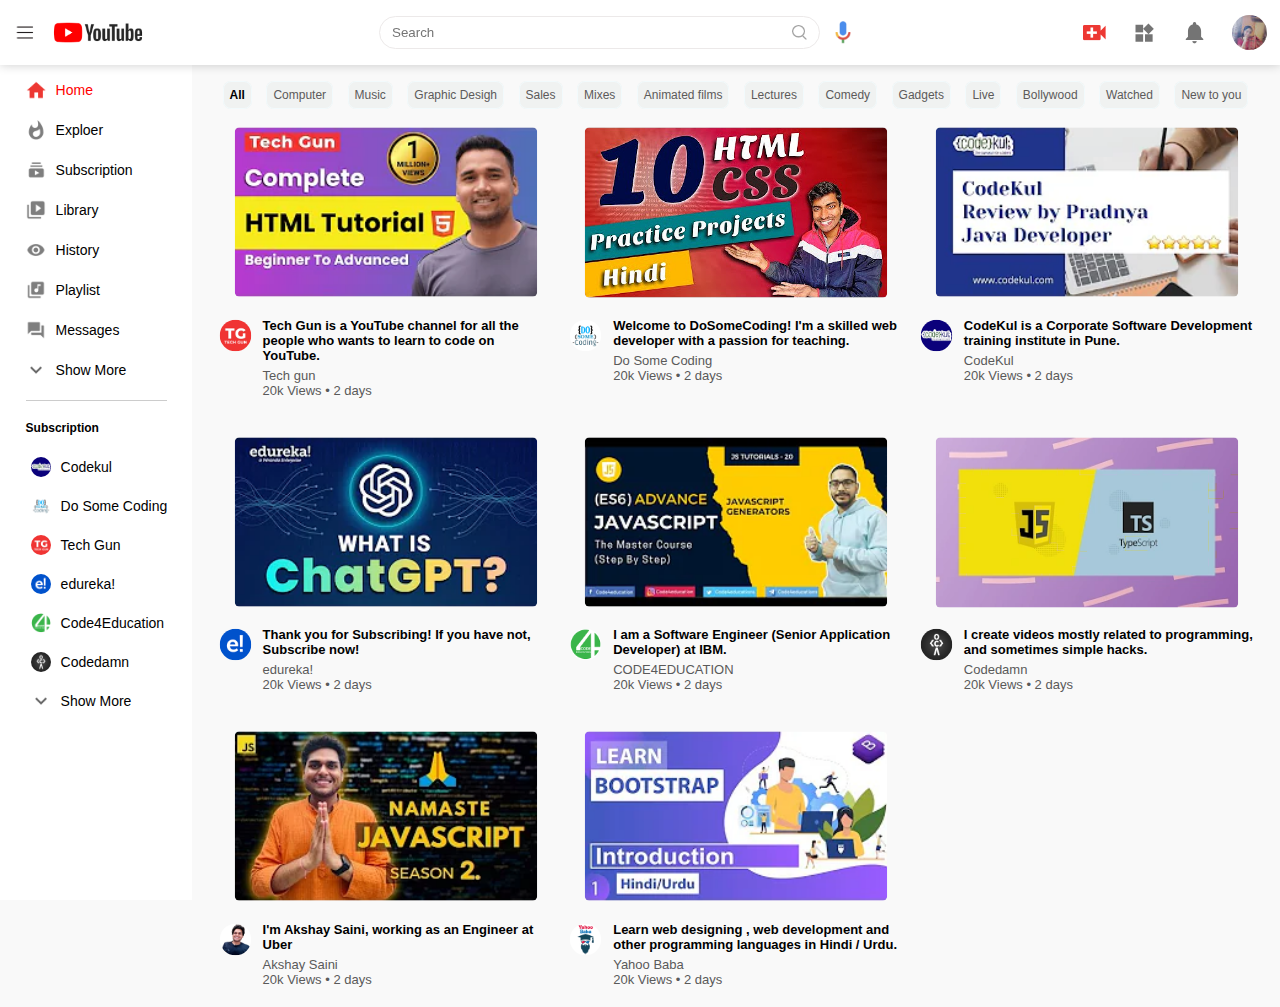
<file: index.html>
<!DOCTYPE html>
<html lang="en">
<head>
    <meta charset="UTF-8">
    <meta http-equiv="X-UA-Compatible" content="IE=edge">
    <meta name="viewport" content="width=device-width, initial-scale=1.0">
    <title>YouTube Clone</title>
    <link rel="stylesheet" href="style.css">
</head>
<body>
    <!--  -----------------  Navigation Bar ------------- -->
    <nav class="flex-div">
            <!-- ----------  Left Nav Side ----------------- -->
        <div class="nav-left flex-div">
            <img src="./images/hamburgr.png" class="menu-icon">
            <img src="./images/utube.png" class="logo">
        </div>
            <!--   --------- Middle Nav Side ---------------- -->
        <div class="nav-middle flex-div">
            <div class="search-box flex-div">
                <input type="text" placeholder="Search">
                <img src="images/search.png">
            </div>

            <img src="images/voice-search.png" class="mic-icon">
            
        </div>

        <!--  ----------------------  Right Nav Side ---------------- -->
        <div class="nav-right flex-div">
            <img src="./images/upload.png">
            <img src="./images/more.png">
            <img src="./images/notification.png">
            <img src="./images/piu.jpg" class="user-icon">

        </div>
    </nav>

    <!-- ----------------  Side Bar ----------------------- -->

    <div class="sidebar">
        <div class="shortcut-links">
            <a href=""><img src="images/home.png"><p>Home</p></a>
            <a href=""><img src="images/explore.png"><p>Exploer</p></a>
            <a href=""><img src="images/subscriprion.png"><p>Subscription</p></a>
            <a href=""><img src="images/library.png"><p>Library</p></a>
            <a href=""><img src="images/history.png"><p>History</p></a>
            <a href=""><img src="images/playlist.png"><p>Playlist</p></a>
            <a href=""><img src="images/messages.png"><p>Messages</p></a>
            <a href=""><img src="images/show-more.png"><p>Show More</p></a>
            <hr>
        </div>

        <div class="subscribed-list">
            <h3>Subscription</h3>
            <a href=""><img src="images/codekul.jpg"><p>Codekul</p></a>
            <a href=""><img src="images/do some code.jpg"><p>Do Some Coding</p></a>
            <a href=""><img src="images/tech-gun.jpg"><p>Tech Gun</p></a>
            <a href=""><img src="images/edureka.jpg"><p>edureka!</p></a>
            <a href=""><img src="images/code4edu.jpg"><p>Code4Education</p></a>
            <a href=""><img src="images/codedamn.jpg"><p>Codedamn</p></a>
            <a href=""><img src="images/show-more.png"><p>Show More</p></a>


        </div>
    </div>

    <!--         -------------- MAIN content ----------------- -->
    <div class="container">
        <div class="menu-chips">
            <label id="label"><b>All</b></label>
            <label id="label">Computer</label>
            <label id="label">Music</label>
            <label id="label">Graphic Desigh</label>
            <label id="label">Sales</label>
            <label id="label">Mixes</label>
            <label id="label">Animated films</label>
            <label id="label">Lectures</label>
            <label id="label">Comedy</label>
            <label id="label">Gadgets</label>
            <label id="label">Live</label>
            <label id="label">Bollywood</label>
            <label id="label">Watched</label>
            <label id="label">New to you</label>
            
        </div>

        <div class="list-container">
            <div class="video-list">
                <img src="images/tech.webp" class="thumbnail">
                <a href="play-video.html"></a>
                <div class="flex-div">
                    <img src="images/tech-gun.jpg">
                    <div class="video-info">
                        <a href="play-video.html">Tech Gun is a YouTube channel for all the people who wants to learn to code on YouTube.</a>
                        <p>Tech gun</p>
                        <p>20k Views &bull; 2 days </p>
                    </div>
                </div>
            </div>

            <div class="video-list">
                <img src="images/do.jpg" class="thumbnail">
                <a href=""></a>
                <div class="flex-div">
                    <img src="images/do some code.jpg">
                    <div class="video-info">
                        <a href="https://www.youtube.com/watch?v=za031mewZNc&list=PLPppPPmk0i3hZCNmbVtcP1hlwDKOdUFX9">Welcome to DoSomeCoding! I'm a skilled web developer with a passion for teaching.</a>
                        <p>Do Some Coding</p>
                        <p>20k Views &bull; 2 days </p>
                    </div>
                </div>
            </div>

            <div class="video-list">
                <img src="images/code.webp" class="thumbnail">
                <a href=""></a>
                <div class="flex-div">
                    <img src="images/codekul.jpg">
                    <div class="video-info">
                        <a href="">CodeKul is a Corporate Software Development training institute in Pune.</a>
                        <p>CodeKul</p>
                        <p>20k Views &bull; 2 days </p>
                    </div>
                </div>
            </div>

            <div class="video-list">
                <img src="images/edure.webp" class="thumbnail">
                <a href=""></a>
                <div class="flex-div">
                    <img src="images/edureka.jpg">
                    <div class="video-info">
                        <a href="">Thank you for Subscribing! If you have not, Subscribe now!</a>
                        <p>edureka!</p>
                        <p>20k Views &bull; 2 days </p>
                    </div>
                </div>
            </div>

            <div class="video-list">
                <img src="images/4edu.webp" class="thumbnail">
                <a href=""></a>
                <div class="flex-div">
                    <img src="images/code4edu.jpg">
                    <div class="video-info">
                        <a href="">I am a Software Engineer (Senior Application Developer) at IBM. </a>
                        <p>CODE4EDUCATION</p>
                        <p>20k Views &bull; 2 days </p>
                    </div>
                </div>
            </div>

            <div class="video-list">
                <img src="images/damn.webp" class="thumbnail">
                <a href=""></a>
                <div class="flex-div">
                    <img src="images/codedamn.jpg">
                    <div class="video-info">
                        <a href="">I create videos mostly related to programming, and sometimes simple hacks.</a>
                        <p>Codedamn</p>
                        <p>20k Views &bull; 2 days </p>
                    </div>
                </div>
            </div>

            <div class="video-list">
                <img src="images/saini.webp" class="thumbnail">
                <a href=""></a>
                <div class="flex-div">
                    <img src="images/akshay.jpg">
                    <div class="video-info">
                        <a href="">I'm Akshay Saini, working as an Engineer at Uber</a>
                        <p>Akshay Saini</p>
                        <p>20k Views &bull; 2 days </p>
                    </div>
                </div>
            </div>

            <div class="video-list">
                <img src="images/baba.webp" class="thumbnail">
                <a href=""></a>
                <div class="flex-div">
                    <img src="images/yahoobaba.jpg">
                    <div class="video-info">
                        <a href="">Learn web designing , web development and other programming languages in Hindi / Urdu.</a>
                        <p>Yahoo Baba</p>
                        <p>20k Views &bull; 2 days </p>
                    </div>
                </div>
            </div>
        </div>
    </div>
    <script src="script.js"></script>
</body>
</html>
</file>
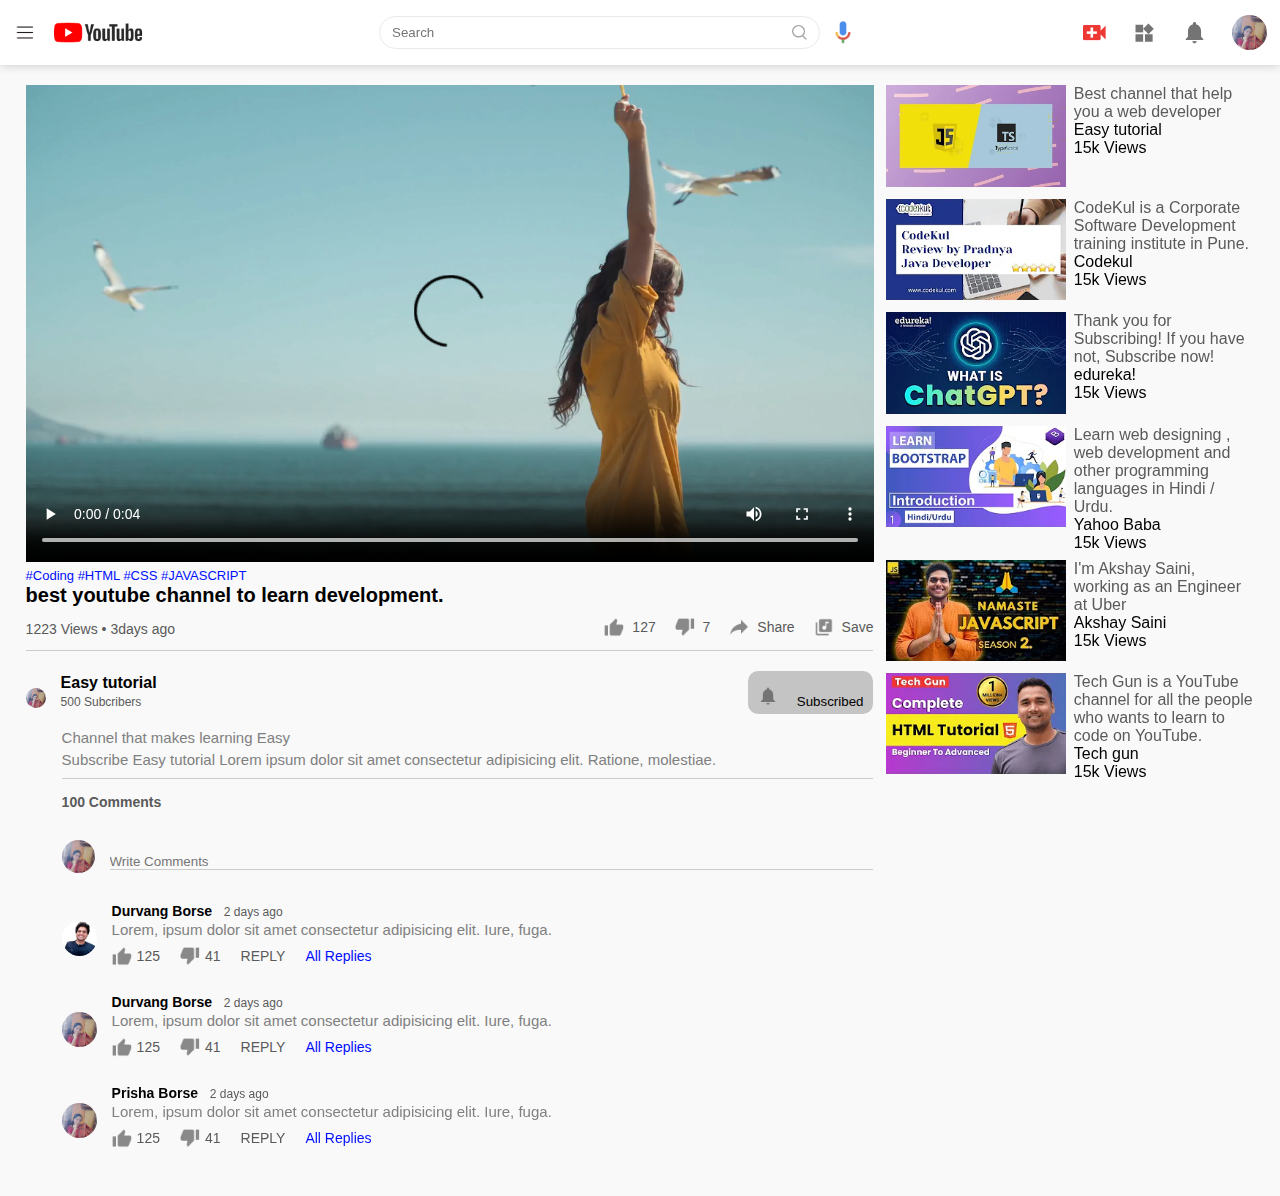
<file: play-video.html>
<!DOCTYPE html>
<html lang="en">
  <head>
    <meta charset="UTF-8" />
    <meta http-equiv="X-UA-Compatible" content="IE=edge" />
    <meta name="viewport" content="width=device-width, initial-scale=1.0" />
    <link rel="stylesheet" href="style.css" />
    <title>play video-</title>
  </head>
  <body>
    <nav class="flex-div">
      <!-- ----------  Left Nav Side ----------------- -->
      <div class="nav-left flex-div">
        <img src="./images/hamburgr.png" class="menu-icon" />
        <img src="./images/utube.png" class="logo" />
      </div>
      <!--   --------- Middle Nav Side ---------------- -->
      <div class="nav-middle flex-div">
        <div class="search-box flex-div">
          <input type="text" placeholder="Search" />
          <img src="images/search.png" />
        </div>

        <img src="images/voice-search.png" class="mic-icon" />
      </div>

      <!--  ----------------------  Right Nav Side ---------------- -->
      <div class="nav-right flex-div">
        <img src="./images/upload.png" />
        <img src="./images/more.png" />
        <img src="./images/notification.png" />
        <img src="./images/piu.jpg" class="user-icon" />
      </div>
    </nav>
    <div class="container play-container">
      <div class="row">
        <div class="play-video">
          <video controls autoplay>
            <source src="./images/video.mp4" type="video/mp4" />
          </video>

          <div class="tags">
            <a href="">#Coding </a>
            <a href="">#HTML </a>
            <a href="">#CSS </a>
            <a href="">#JAVASCRIPT </a>
          </div>
          <h3>best youtube channel to learn development.</h3>
          <div class="play-video-info">
            <p>1223 Views &bull; 3days ago</p>
            <div>
                <a href=""><img src="./images/like.png">127</a>
                <a href=""><img src="./images/dislike.png">7</a>
                <a href=""><img src="./images/share.png">Share</a>
                <a href=""><img src="./images/save.png">Save</a>
            </div>

          </div>

          
          <hr>

<div class="publisher">
  <img src="images/piu.jpg" alt="">
  <div class="">
    <p>Easy tutorial</p>
    <span>500 Subcribers</span>
  </div>
  <button type="button"><img src="./images/notification.png" alt=""> Subscribed</button>
  
 </div>


 <div class="vid-discription">
  <p>Channel that makes learning Easy</p>
  <p>Subscribe Easy tutorial Lorem ipsum dolor sit amet consectetur adipisicing elit. Ratione, molestiae.
  </p>

  <hr>
  <h4>100 Comments</h4>

  <div class="add-comment">
    <img src="./images/piu.jpg" alt="">
    <input type="text" placeholder="Write Comments">
  </div>
  <div class="old-comment">
    <img src="./images/akshay.jpg" alt="">
    <div>
      <h3>Durvang Borse <span>2 days ago</span></h3>
      <p>Lorem, ipsum dolor sit amet consectetur adipisicing elit. Iure, fuga.</p>

      <div class="comment-action">
        <img src="./images/like.png" alt="">
        <span>125</span>
        <img src="./images/dislike.png" alt="">
        <span>41</span>
        <span>REPLY</span>
        <a href="">All Replies</a>
      </div>
    </div>
  </div>

  <div class="old-comment">
    <img src="./images/piu.jpg" alt="">
    <div>
      <h3>Durvang Borse <span>2 days ago</span></h3>
      <p>Lorem, ipsum dolor sit amet consectetur adipisicing elit. Iure, fuga.</p>

      <div class="comment-action">
        <img src="./images/like.png" alt="">
        <span>125</span>
        <img src="./images/dislike.png" alt="">
        <span>41</span>
        <span>REPLY</span>
        <a href="">All Replies</a>
      </div>
    </div>
  </div>

  <div class="old-comment">
    <img src="./images/piu.jpg" alt="">
    <div>
      <h3>Prisha Borse <span>2 days ago</span></h3>
      <p>Lorem, ipsum dolor sit amet consectetur adipisicing elit. Iure, fuga.</p>

      <div class="comment-action">
        <img src="./images/like.png" alt="">
        <span>125</span>
        <img src="./images/dislike.png" alt="">
        <span>41</span>
        <span>REPLY</span>
        <a href="">All Replies</a>
      </div>
    </div>
  </div>
 </div>




        </div>
        <div class="right-sidebar">
          <div class="side-video-list">
            <a href="" class="small-thumbnail"
              ><img src="images/damn.webp"
            /></a>

            <div class="vid-info">
              <a href="">Best channel that help you a web developer</a>
              <p>Easy tutorial</p>
              <p>15k Views</p>
            </div>
          </div>

          <div class="side-video-list">
            <a href="" class="small-thumbnail"
              ><img src="images/code.webp"
            /></a>

            <div class="vid-info">
              <a href="">CodeKul is a Corporate Software Development training institute in Pune.</a>
              <p>Codekul</p>
              <p>15k Views</p>
            </div>
          </div>

          <div class="side-video-list">
            <a href="" class="small-thumbnail"
              ><img src="images/edure.webp"
            /></a>

            <div class="vid-info">
              <a href="">Thank you for Subscribing! If you have not, Subscribe now!</a>
              <p>edureka!</p>
              <p>15k Views</p>
            </div>
          </div>

          <div class="side-video-list">
            <a href="" class="small-thumbnail"
              ><img src="images/baba.webp"
            /></a>

            <div class="vid-info">
              <a href="">Learn web designing , web development and other programming languages in Hindi / Urdu.</a>
              <p>Yahoo Baba</p>
              <p>15k Views</p>
            </div>
          </div>

          <div class="side-video-list">
            <a href="" class="small-thumbnail"
              ><img src="images/saini.webp"
            /></a>

            <div class="vid-info">
              <a href="">I'm Akshay Saini, working as an Engineer at Uber</a>
              <p>Akshay Saini</p>
              <p>15k Views</p>
            </div>
          </div>

          <div class="side-video-list">
            <a href="" class="small-thumbnail"
              ><img src="images/tech.webp"
            /></a>

            <div class="vid-info">
              <a href="">Tech Gun is a YouTube channel for all the people who wants to learn to code on YouTube.</a>
              <p>Tech gun</p>
              <p>15k Views</p>
            </div>
          </div>
        </div>
      </div>
    </div>
  </body>
</html>
</file>
<file: style.css>
*{
    margin: 0;
    padding:0;
    box-sizing: border-box;
    font-family: 'poppins',sans-serif;
}
a{
    text-decoration: none;
    color: #5a5a5a;
}
img{
    cursor: pointer;
}

/*   ------ --------- ---- Navigation Bar --------------- --------- */
.flex-div{
    display: flex;
    align-items: center;
}
nav{
    padding: 5px 1%;
    justify-content:space-between;
    box-shadow: 0 0 10px rgba(0,0,0,0.2);
    background: #fff;
    position: sticky;
    top: 0;
    z-index: 10;

}
                    /* -----  right side  */
.nav-right img{
    width: 25px;
    margin-right: 25px;

}
.nav-right .user-icon{
    width: 35px;
    border-radius: 50%;
    margin-right: 0;
}
.nav-left .menu-icon{
    width: 25px;
    margin-right: 10px;

}
                    /* -- -- Left side -------- */
.nav-left .logo{
    width: 100px;
}

.nav-middle .mic-icon{
    width:16px;

}
                    /* ---- ---- Middle Side ------- */
.nav-middle .search-box{
    border: 1px solid #ece9e9;
    margin-right: 15px;
    padding: 8px 12px;
    border-radius:25px;
    /* background-color: #f8f8f8; */
}
.nav-middle .search-box input{
    width: 400px;
    border: 0;
    outline: 0;
    background: transparent;
}
.nav-middle .search-box img{
    width: 15px;
     /* border-left: 1px solid grey; */
}

/*  -------------------------------  SIDE BAR -------------------------------- */
.sidebar{
    background: white;
    width: 15%;
    height: 100vh;
    position: fixed;
    top:0;
    padding-left: 2%;
    padding-top: 80px;

}
.shortcut-links a img{
    width: 20px;
    margin-right: 10px;

}
.shortcut-links a{
    display: flex;
    align-items: center;
    margin-bottom: 20px;
    flex-wrap: wrap;
    width: fit-content;
    color: black;
    font-size: 14px;
    
}
.shortcut-links a:first-child{
    color: red;

}
.sidebar hr{
    border: 0;
    height: 1px;
    background: #ccc;
    width: 85%;
}

.subscribed-list h3{
    font-size: 12px;
    margin: 20px 0;
    color: black;
}
.subscribed-list a{
    display: flex;
    align-items: center;
    margin-bottom: 15px;
    width: fit-content;
    flex-wrap: wrap;
    font-size: 14px;
    color:black;
    font-weight: 400;
    line-height:24px;
    padding:0 5px;
    /* margin-bottom: px; */

}
.subscribed-list a img{
    width: 20px;
    border-radius: 50%;
    margin-right: 10px;
    
}
.list-container img{
    
    transform: scale(.9);
    opacity: 1;
    transition: 2s;
    
}
.list-container img:hover{
    transform: scale(1.1);
    opacity: 1;
}
.small-sidebar{
    width: 5%;
}
.small-sidebar a p{
    display: none;
}
.small-sidebar h3{
    display: none;
}
.small-sidebar hr{
    width: 50%;
    margin-bottom: 25px;
}

/* ----- main----- */
.container{
    background: #f9f9f9;
    padding-left: 17%;  /*left side bar width is 15%*/
    padding-right: 2%;
    padding-top: 20px;
    padding-bottom: 20px; 
}



.large-container{
    padding-left: 7%;
}

#label {
    border: 1px solid #f2fafc;
    border-radius: 8px;
    padding: 6px;
    color: rgb(92, 90, 90);
    background-color: #eff1f0f1;
    font-size: 12px;
    white-space: nowrap;
    margin: 5px;
    cursor: pointer;
    
  }
.chips {
    overflow-x: hidden;
    display: flex;
    gap: 8px;
    overflow-x: auto;
    scroll-behavior: smooth;
  }
  .menu-chips #label:first-child{
    color:black;

}


.list-container{
    display: grid;
    grid-template-columns: repeat(auto-fit,minmax(250px,1fr));
    grid-column-gap: 15px;
    grid-row-gap: 30px;
    margin-top: 15px;
}

.video-list .thumbnail{
    width: 100%;
    border-radius: 5px;
}
.video-list .flex-div{
    align-items: flex-start;
    margin-top: 7px;
}
.video-list .flex-div img{
    width: 35px;
    margin-right: 10px;
    border-radius: 50%;
}
.video-info {
    color: #5a5a5a;
    font-size: 13px;
}
.video-info a{
    color: #000;
    font-weight: 600;
    display: block;
    margin-bottom: 5px;
}

/*  --- media queries */
@media(max-width:900px){
    .menu-icon{
        display: none;
    }
    .sidebar{
        display: none;
    }
    .container,.large-container{
        padding-left: 5%;
        padding-right: 5%;
    }
    .nav-right img{
        display: none;
    }
    .nav-right .user-icon{
        display: block;
        width: 30px;
    }
    .nav-middle .search-box input{
        width: 100px;
    }
    .nav-middle .mic-icon{
        display: none;
    }
    .logo{
        width: 90px;
    }
    .chips{
    scroll-behavior: smooth;
    display: flex;
    }
}



/* play video page */
.play-container{
    padding-left: 2%;

}
.row{
    display: flex;
    justify-content: space-between;
    flex-wrap:wrap;
}
.play-video{
    flex-basis: 69%;

}
.right-sidebar{
    flex-basis: 30%;
}
.play-video video{
    width: 100%;
}

.side-video-list{
    display: flex;
    justify-content: space-between;
    margin-bottom: 8px;
}
.side-video-list img{
    width: 100%;
    

}
.side-video-list .small-thumbnail{
    flex-basis: 49%;

}
.side-video-list .vid-info{
    flex-basis: 49%;
}

.play-video .tags a{
    color: #000fff;
    font-size: 13px;

}
.play-video h3{
    font-weight:600;
    font-size: 20px;
}

.play-video .play-video-info{
    display: flex ;
    justify-content: space-between;
    align-items: center;
    flex-wrap: wrap;
    margin-top: 10px;
    font-size:14px;
    color: #5a5a5a;
}

.play-video .play-video-info a img{
    width: 20px;
    margin-right: 8px;
}
.play-video .play-video-info a{
    display: inline-flex;
    align-items: center;
    margin-left: 15px;

}
.play-video hr{
    border: 0;
    height: 1px;
    background: #ccc;
    margin: 10px 0;
    
}

.publisher{
    display: flex;
    align-items: center;
    margin-top: 20px;

}
.publisher div{
    flex: 1;
    line-height: 18px;
}
.publisher img{
    width: 40px;
    border-radius: 50%;
    margin-right: 15px;

}
.publisher div p{
    color: #000;
    font-weight: 600;
    font-size: 16px;
}
.publisher div span{
    font-size: 12px;
    color: #5a5a5a;
}
.publisher button{
    background: rgb(197, 196, 196);
    color: black;
    padding: 5px 10px;
    border: 0;
    outline: 0;

    border-radius: 10px;
    cursor: pointer;
}
.publisher img{
    width: 20px;
    margin-top: 10px;
}
.vid-discription
{
    padding-left: 36px;
    margin: 15px 0;

}
.vid-discription p{
    font-size: 15px;
    margin-bottom: 5px;
    color: grey;

}
.vid-discription h4{
    font-size: 14px;
    color: #5a5a5a;
    margin-top: 15px;

}
.add-comment
{
    display: flex;
    align-items: center;
    margin: 30px 0;

}
.add-comment img{
    width: 35px;
    border-radius: 50%;
    margin-right: 15px;
}
.add-comment input{
    border: 0;
    outline: 0;
    border-bottom: 1px solid #ccc;
    width: 100%;
    padding-top: 10px;
    background: transparent;

}
.old-comment{
    display: flex;
    align-items: center;
    margin: 20px 0;

}
.old-comment img{
    width: 35px;
    border-radius: 50%;
    margin-right: 15px;
}
.old-comment h3{
    font-size: 14px;
    margin-bottom: 2px;
}
.old-comment h3 span{
    font-size: 12px;
    color: #5a5a5a;
    font-weight: 500;
    margin-left: 8px;
}
.old-comment .comment-action{
    display: flex;
    align-items: center;
    margin: 8px 0;
    font-size: 14px;
}
.old-comment .comment-action img{
    border-radius: 0;width: 20px;margin-right: 5px;
}
.old-comment .comment-action span{
    margin-right: 20px;
    color: #5a5a5a;
}
.old-comment .comment-action a{
    color: #000fff;
}
@media(max-width:900px) {
    .play-video{
        flex-basis: 100%;
    }
    .right-sidebar{
        flex-basis: 100%;
       
    }
    .play-container{
        padding-left: 5%;
    }
    .vid-discription{
        padding-left: 0;
    }
    .play-video .play-video-info a{
        margin-left: 0;
        margin-right: 15px;
        margin-top: 15px;
    }
}
</file>
